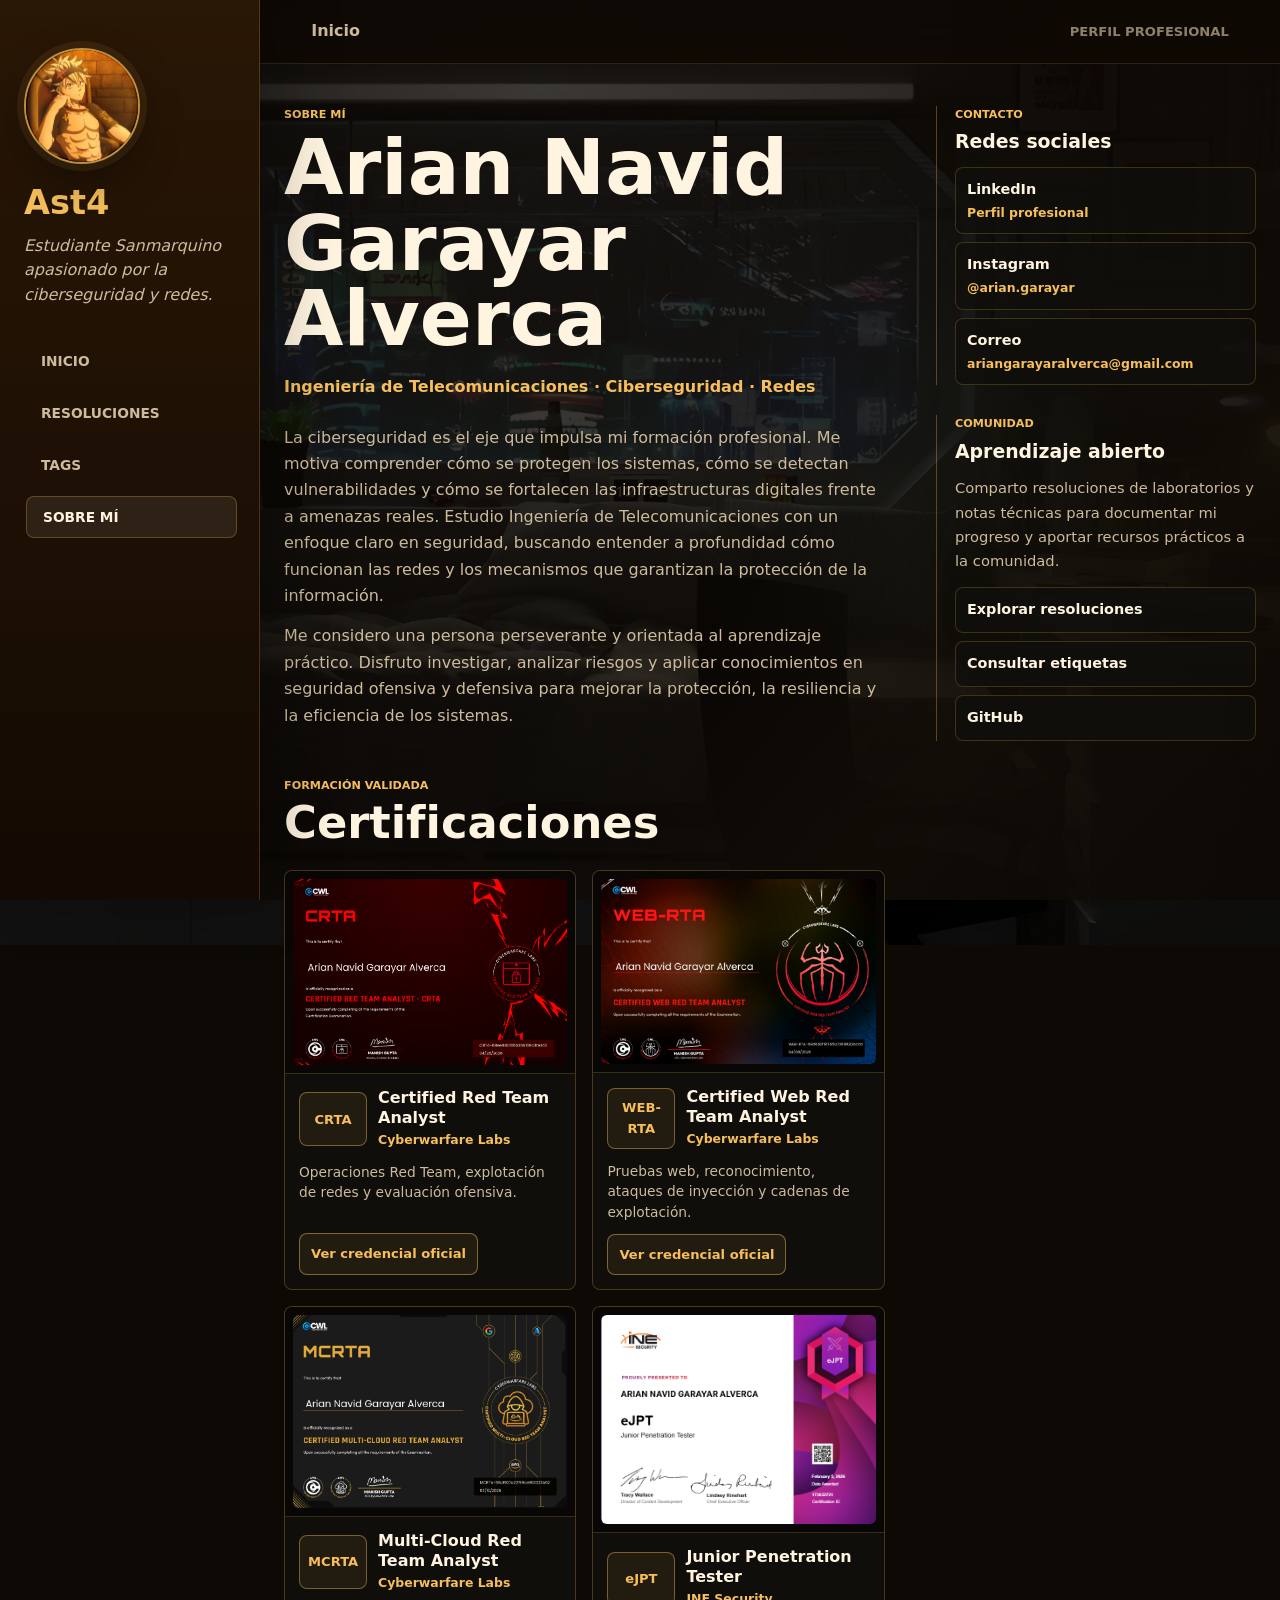
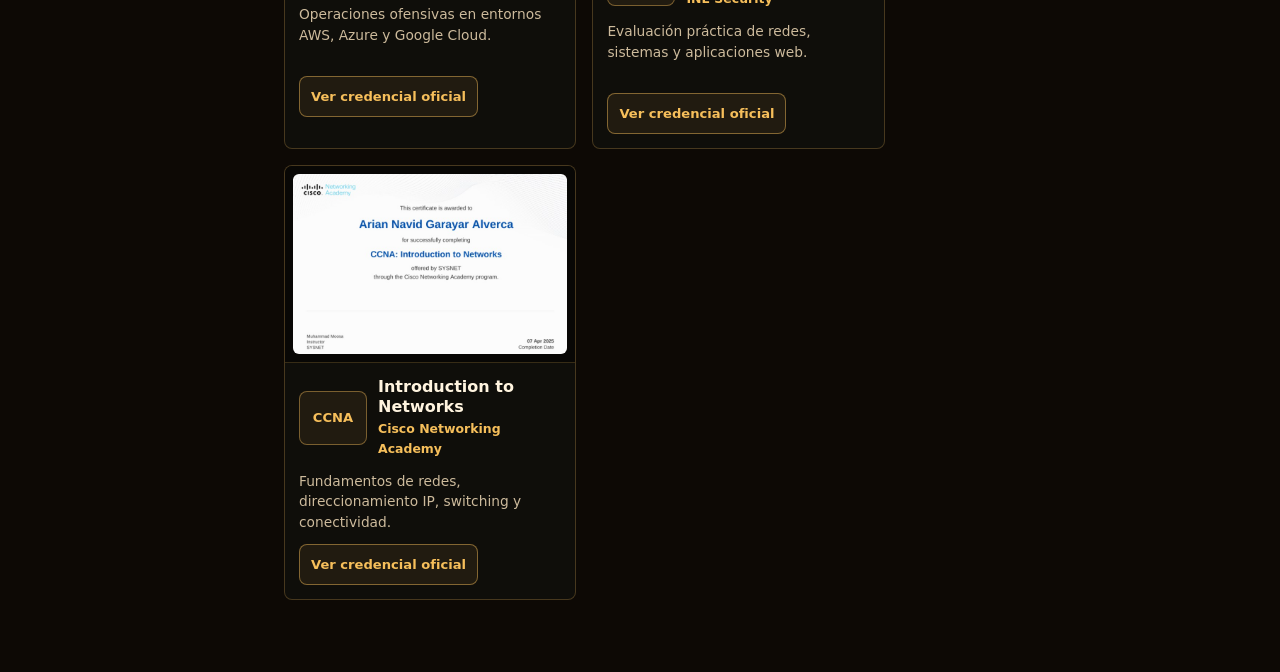
<file: sobre-mi.html>
<!doctype html>
<html lang="es">
  <head>
    <meta charset="utf-8">
    <meta name="viewport" content="width=device-width, initial-scale=1">
    <meta
      name="description"
      content="Perfil profesional, certificaciones y comunidad de Ast4."
    >
    <title>Ast4 | Sobre mí</title>
    <link rel="icon" type="image/jpeg" href="assets/avatar.jpg">
    <link rel="stylesheet" href="styles.css">
  </head>
  <body class="about-page">
    <aside class="site-sidebar" aria-label="Perfil de Ast4">
      <a class="avatar-link" href="index.html" aria-label="Ir al inicio">
        <img src="assets/avatar.jpg" alt="Avatar de Ast4">
      </a>

      <h1>Ast4</h1>
      <p class="sidebar-bio">
        Estudiante Sanmarquino apasionado por la ciberseguridad y redes.
      </p>

      <nav class="side-nav" aria-label="Navegación principal">
        <a href="index.html">Inicio</a>
        <a href="index.html#writeups">Resoluciones</a>
        <a href="tags.html">Tags</a>
        <a class="active" href="sobre-mi.html">Sobre mí</a>
      </nav>
    </aside>

    <div class="page-frame">
      <header class="topbar">
        <a href="index.html">Inicio</a>
        <span class="topbar-label">Perfil profesional</span>
      </header>

      <main class="about-layout">
        <div class="about-main">
          <section class="about-intro" aria-labelledby="aboutTitle">
            <p class="eyebrow">Sobre mí</p>
            <h2 id="aboutTitle">Arian Navid Garayar Alverca</h2>
            <p class="about-role">Ingeniería de Telecomunicaciones · Ciberseguridad · Redes</p>

            <div class="about-copy">
              <p>
                La ciberseguridad es el eje que impulsa mi formación profesional. Me motiva
                comprender cómo se protegen los sistemas, cómo se detectan vulnerabilidades
                y cómo se fortalecen las infraestructuras digitales frente a amenazas reales.
                Estudio Ingeniería de Telecomunicaciones con un enfoque claro en seguridad,
                buscando entender a profundidad cómo funcionan las redes y los mecanismos
                que garantizan la protección de la información.
              </p>
              <p>
                Me considero una persona perseverante y orientada al aprendizaje práctico.
                Disfruto investigar, analizar riesgos y aplicar conocimientos en seguridad
                ofensiva y defensiva para mejorar la protección, la resiliencia y la eficiencia
                de los sistemas.
              </p>
            </div>
          </section>

          <section class="about-section" aria-labelledby="certTitle">
            <p class="eyebrow">Formación validada</p>
            <h2 id="certTitle">Certificaciones</h2>

            <div class="cert-grid">
              <article class="cert-entry">
                <a class="cert-preview" href="https://labs.cyberwarfare.live/credential/achievement/69ee9801656268169c3fe343" target="_blank" rel="noreferrer" aria-label="Abrir credencial oficial CRTA">
                  <img src="assets/certifications/crta.png" alt="Certificado CRTA de Arian Navid Garayar Alverca">
                </a>
                <div class="cert-card">
                  <div class="cert-heading">
                    <span class="cert-mark">CRTA</span>
                    <span class="cert-body">
                      <strong>Certified Red Team Analyst</strong>
                      <small>Cyberwarfare Labs</small>
                    </span>
                  </div>
                  <p>Operaciones Red Team, explotación de redes y evaluación ofensiva.</p>
                  <a class="cert-credential" href="https://labs.cyberwarfare.live/credential/achievement/69ee9801656268169c3fe343" target="_blank" rel="noreferrer">Ver credencial oficial</a>
                </div>
              </article>

              <article class="cert-entry">
                <a class="cert-preview" href="https://labs.cyberwarfare.live/credential/achievement/69d660f6f365a7369820accb" target="_blank" rel="noreferrer" aria-label="Abrir credencial oficial WEB-RTA">
                  <img src="assets/certifications/web-rta.png" alt="Certificado WEB-RTA de Arian Navid Garayar Alverca">
                </a>
                <div class="cert-card">
                  <div class="cert-heading">
                    <span class="cert-mark">WEB-RTA</span>
                    <span class="cert-body">
                      <strong>Certified Web Red Team Analyst</strong>
                      <small>Cyberwarfare Labs</small>
                    </span>
                  </div>
                  <p>Pruebas web, reconocimiento, ataques de inyección y cadenas de explotación.</p>
                  <a class="cert-credential" href="https://labs.cyberwarfare.live/credential/achievement/69d660f6f365a7369820accb" target="_blank" rel="noreferrer">Ver credencial oficial</a>
                </div>
              </article>

              <article class="cert-entry">
                <a class="cert-preview" href="https://labs.cyberwarfare.live/credential/achievement/69af807a22199ce903323b62" target="_blank" rel="noreferrer" aria-label="Abrir credencial oficial MCRTA">
                  <img src="assets/certifications/mcrta.png" alt="Certificado MCRTA de Arian Navid Garayar Alverca">
                </a>
                <div class="cert-card">
                  <div class="cert-heading">
                    <span class="cert-mark">MCRTA</span>
                    <span class="cert-body">
                      <strong>Multi-Cloud Red Team Analyst</strong>
                      <small>Cyberwarfare Labs</small>
                    </span>
                  </div>
                  <p>Operaciones ofensivas en entornos AWS, Azure y Google Cloud.</p>
                  <a class="cert-credential" href="https://labs.cyberwarfare.live/credential/achievement/69af807a22199ce903323b62" target="_blank" rel="noreferrer">Ver credencial oficial</a>
                </div>
              </article>

              <article class="cert-entry">
                <a class="cert-preview" href="https://certs.ine.com/profile/ariannavidgarayaralverca259577/wallet" target="_blank" rel="noreferrer" aria-label="Abrir credencial oficial eJPT">
                  <img src="assets/certifications/ejpt.png" alt="Certificado eJPT de Arian Navid Garayar Alverca">
                </a>
                <div class="cert-card">
                  <div class="cert-heading">
                    <span class="cert-mark">eJPT</span>
                    <span class="cert-body">
                      <strong>Junior Penetration Tester</strong>
                      <small>INE Security</small>
                    </span>
                  </div>
                  <p>Evaluación práctica de redes, sistemas y aplicaciones web.</p>
                  <a class="cert-credential" href="https://certs.ine.com/profile/ariannavidgarayaralverca259577/wallet" target="_blank" rel="noreferrer">Ver credencial oficial</a>
                </div>
              </article>

              <article class="cert-entry">
                <a class="cert-preview" href="https://www.credly.com/badges/5a5647da-484e-45f4-8ec3-a848be402b11/linked_in_profile" target="_blank" rel="noreferrer" aria-label="Abrir credencial oficial CCNA Introduction to Networks">
                  <img src="assets/certifications/ccna-introduction-to-networks.png" alt="Certificado CCNA Introduction to Networks de Arian Navid Garayar Alverca">
                </a>
                <div class="cert-card">
                  <div class="cert-heading">
                    <span class="cert-mark">CCNA</span>
                    <span class="cert-body">
                      <strong>Introduction to Networks</strong>
                      <small>Cisco Networking Academy</small>
                    </span>
                  </div>
                  <p>Fundamentos de redes, direccionamiento IP, switching y conectividad.</p>
                  <a class="cert-credential" href="https://www.credly.com/badges/5a5647da-484e-45f4-8ec3-a848be402b11/linked_in_profile" target="_blank" rel="noreferrer">Ver credencial oficial</a>
                </div>
              </article>
            </div>
          </section>
        </div>

        <aside class="about-rail" aria-label="Redes sociales y comunidad">
          <section class="about-rail-block">
            <p class="eyebrow">Contacto</p>
            <h2>Redes sociales</h2>
            <div class="social-list">
              <a href="https://www.linkedin.com/in/arian-navid-garayar-alverca563aba2a7/?skipRedirect=true" target="_blank" rel="noreferrer">
                <strong>LinkedIn</strong>
                <span>Perfil profesional</span>
              </a>
              <a href="https://www.instagram.com/arian.garayar/" target="_blank" rel="noreferrer">
                <strong>Instagram</strong>
                <span>@arian.garayar</span>
              </a>
              <a href="mailto:ariangarayaralverca@gmail.com">
                <strong>Correo</strong>
                <span>ariangarayaralverca@gmail.com</span>
              </a>
            </div>
          </section>

          <section class="about-rail-block">
            <p class="eyebrow">Comunidad</p>
            <h2>Aprendizaje abierto</h2>
            <p>
              Comparto resoluciones de laboratorios y notas técnicas para documentar
              mi progreso y aportar recursos prácticos a la comunidad.
            </p>
            <div class="community-links">
              <a href="index.html#writeups">Explorar resoluciones</a>
              <a href="tags.html">Consultar etiquetas</a>
              <a href="https://github.com/ariangarayar" target="_blank" rel="noreferrer">GitHub</a>
            </div>
          </section>
        </aside>
      </main>
    </div>
  </body>
</html>
</file>
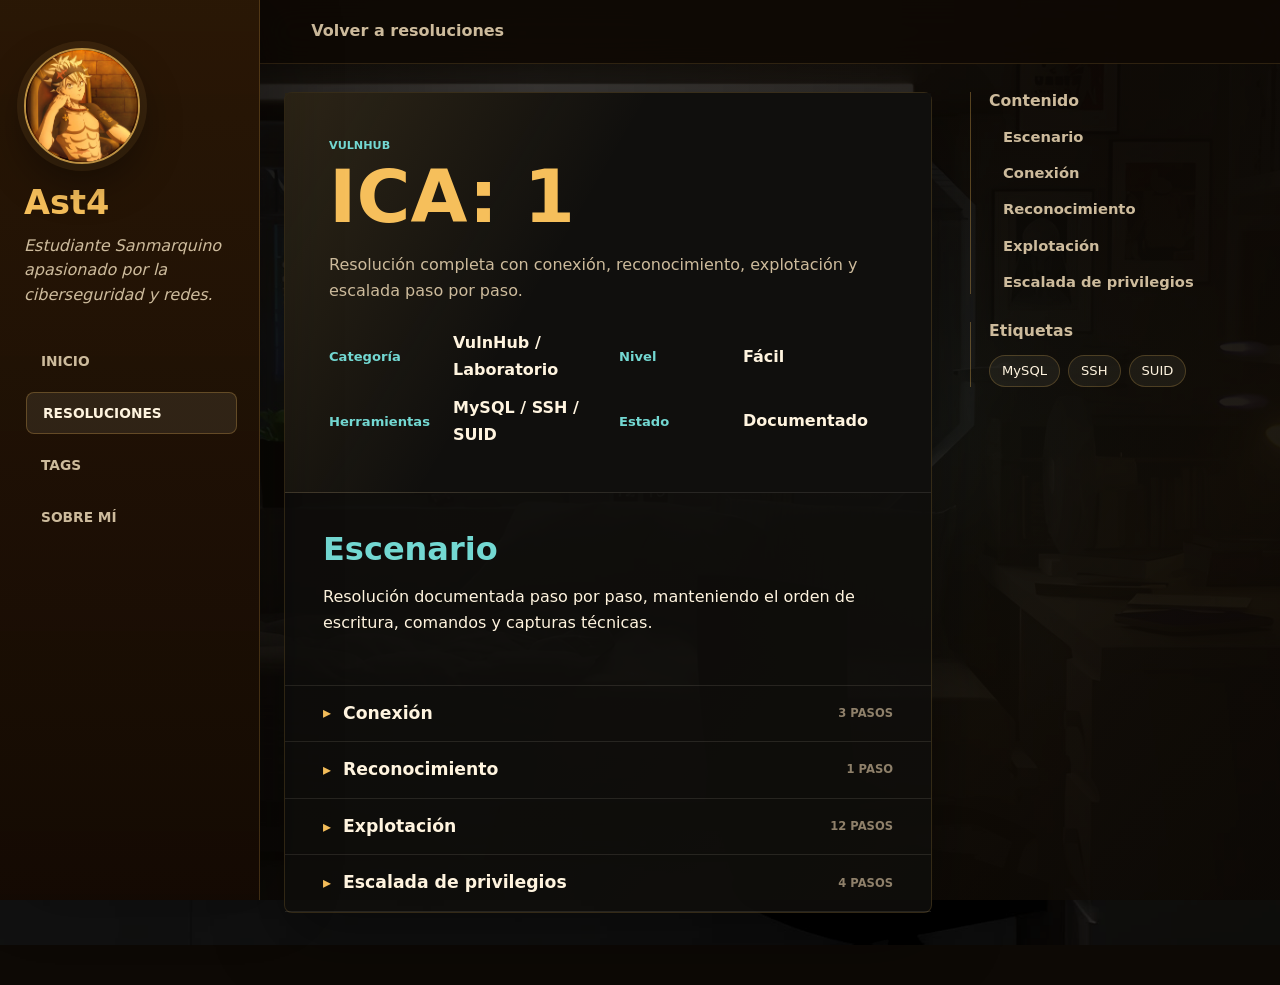
<file: writeup.html>
<!doctype html>
<html lang="es">
  <head>
    <meta charset="utf-8">
    <meta name="viewport" content="width=device-width, initial-scale=1">
    <meta name="description" content="Resolución ordenada de laboratorio para Ast4.">
    <title>Ast4 | Resolución</title>
    <link rel="icon" type="image/jpeg" href="assets/avatar.jpg">
    <link rel="stylesheet" href="styles.css">
  </head>
  <body class="blog-post">
    <aside class="site-sidebar" aria-label="Perfil de Ast4">
      <a class="avatar-link" href="index.html" aria-label="Ir al inicio">
        <img src="assets/avatar.jpg" alt="Avatar de Ast4">
      </a>

      <h1>Ast4</h1>
      <p class="sidebar-bio">
        Estudiante Sanmarquino apasionado por la ciberseguridad y redes.
      </p>

      <nav class="side-nav" aria-label="Navegación del writeup">
        <a href="index.html">Inicio</a>
        <a class="active" href="index.html#writeups">Resoluciones</a>
        <a href="tags.html">Tags</a>
        <a href="sobre-mi.html">Sobre mí</a>
      </nav>
    </aside>

    <div class="page-frame">
      <header class="topbar">
        <a href="index.html#writeups">Volver a resoluciones</a>
      </header>

      <main class="post-layout">
        <article class="article-shell">
          <header class="article-hero">
            <p class="eyebrow" id="writeupPlatform">Plataforma</p>
            <h1 id="writeupTitle">Resolución</h1>
            <p id="writeupSummary">
              Ruta ordenada para documentar reconocimiento, explotación y escalada.
            </p>

            <dl class="article-facts">
              <div>
                <dt>Categoría</dt>
                <dd id="writeupCategory">Máquina</dd>
              </div>
              <div>
                <dt>Nivel</dt>
                <dd id="writeupDifficulty">Fácil</dd>
              </div>
              <div>
                <dt>Herramientas</dt>
                <dd id="writeupFocus">Nmap</dd>
              </div>
              <div>
                <dt>Estado</dt>
                <dd>Documentado</dd>
              </div>
            </dl>
          </header>

          <section class="article-section" id="escenario">
            <h2>Escenario</h2>
            <p id="writeupScenario"></p>
          </section>

          <div class="solution-flow" id="solutionFlow"></div>
        </article>

        <aside class="right-rail contents-rail" aria-label="Contenido de la resolución">
          <section class="rail-block">
            <h2>Contenido</h2>
            <nav class="contents-nav" id="contentsNav"></nav>
          </section>

          <section class="rail-block" id="tags">
            <h2>Etiquetas</h2>
            <div class="tag-cloud" id="writeupTags"></div>
          </section>
        </aside>
      </main>
    </div>

    <script src="writeup-data.js"></script>
    <script src="writeup.js"></script>
  </body>
</html>
</file>
<file: styles.css>
:root {
  --bg: #0d0905;
  --bg-soft: #150f08;
  --surface: #14110d;
  --surface-2: #1e1710;
  --surface-3: #261d12;
  --line: rgba(246, 191, 91, 0.22);
  --line-soft: rgba(255, 243, 221, 0.1);
  --text: #fff4df;
  --muted: #cdbb9c;
  --faint: #8f806a;
  --gold: #f6bf5b;
  --gold-2: #d8872d;
  --cyan: #73d8d2;
  --violet: #9a65ff;
  --danger: #ff8978;
  --sidebar: 260px;
  --radius: 8px;
  --shadow: 0 24px 70px rgba(0, 0, 0, 0.36);
}

* {
  box-sizing: border-box;
}

html {
  scroll-behavior: smooth;
}

body {
  margin: 0;
  min-height: 100vh;
  color: var(--text);
  background: var(--bg);
  font-family: Inter, ui-sans-serif, system-ui, -apple-system, BlinkMacSystemFont, "Segoe UI", sans-serif;
  line-height: 1.65;
}

body::before,
body::after {
  position: fixed;
  inset: 0;
  z-index: -2;
  content: "";
  pointer-events: none;
}

body::before {
  inset: -5%;
  z-index: -3;
  background: url("assets/anime-bedroom-bg.jpg") center / cover no-repeat;
  filter: brightness(0.56) saturate(0.82);
  animation: bedroomSkyDrift 24s ease-in-out infinite alternate;
}

body::after {
  z-index: -1;
  background:
    linear-gradient(90deg, rgba(13, 9, 5, 0.92) 0, rgba(13, 9, 5, 0.65) 42%, rgba(13, 9, 5, 0.88) 100%),
    radial-gradient(circle at 54% 34%, rgba(115, 216, 210, 0.14), transparent 25%),
    linear-gradient(130deg, transparent 0 36%, rgba(246, 191, 91, 0.1) 46%, transparent 58% 100%);
  background-size: auto, 138% 138%, 170% 170%;
  animation: windowLightDrift 16s ease-in-out infinite alternate;
}

@keyframes bedroomSkyDrift {
  from {
    transform: scale(1.03) translate3d(-0.7%, -0.3%, 0);
  }

  to {
    transform: scale(1.08) translate3d(0.8%, 0.45%, 0);
  }
}

@keyframes windowLightDrift {
  from {
    background-position: 0 0, 42% 46%, 0% 0%;
  }

  to {
    background-position: 0 0, 58% 54%, 100% 82%;
  }
}

@media (prefers-reduced-motion: reduce) {
  *,
  *::before,
  *::after {
    scroll-behavior: auto !important;
    animation-duration: 0.01ms !important;
    animation-iteration-count: 1 !important;
  }
}

a {
  color: inherit;
  text-decoration: none;
}

button,
input {
  font: inherit;
}

button {
  cursor: pointer;
}

img {
  display: block;
  max-width: 100%;
}

h1,
h2,
h3,
p,
dd {
  overflow-wrap: anywhere;
}

.site-sidebar {
  position: fixed;
  inset: 0 auto 0 0;
  z-index: 30;
  width: var(--sidebar);
  padding: 38px 24px;
  border-right: 1px solid rgba(246, 191, 91, 0.2);
  background:
    linear-gradient(180deg, rgba(55, 30, 6, 0.68), rgba(20, 10, 3, 0.96)),
    rgba(13, 9, 5, 0.95);
  box-shadow: 20px 0 60px rgba(0, 0, 0, 0.22);
}

.avatar-link {
  position: relative;
  display: block;
  width: 116px;
  border-radius: 50%;
  isolation: isolate;
  margin: 10px 0 22px;
}

.avatar-link::before,
.avatar-link::after {
  position: absolute;
  content: "";
  pointer-events: none;
}

.avatar-link::before {
  inset: 3px;
  z-index: 2;
  border-radius: 50%;
  background: radial-gradient(circle, rgba(255, 235, 166, 0.08) 18%, rgba(246, 191, 91, 0.34) 63%, transparent 76%);
  mix-blend-mode: screen;
  opacity: 0.64;
  animation: avatarLightningGlow 4.6s ease-in-out infinite alternate;
}

.avatar-link::after {
  inset: 4px;
  z-index: 3;
  border-radius: 50%;
  background: url("assets/avatar-lightning.gif") center / 132% 132% no-repeat;
  filter: sepia(1) saturate(3.6) hue-rotate(348deg) brightness(1.38) drop-shadow(0 0 5px rgba(246, 191, 91, 0.9));
  mix-blend-mode: screen;
  opacity: 0.92;
  mask-image: radial-gradient(circle, #000 0 67%, transparent 73%);
  animation: avatarLightningDrift 5.4s ease-in-out infinite alternate;
}

.avatar-link img {
  position: relative;
  z-index: 1;
  width: 116px;
  height: 116px;
  border: 2px solid rgba(246, 191, 91, 0.72);
  border-radius: 50%;
  object-fit: cover;
  box-shadow: 0 0 0 7px rgba(246, 191, 91, 0.08), 0 18px 42px rgba(0, 0, 0, 0.38);
}

@keyframes avatarLightningGlow {
  from {
    transform: scale(0.96);
    opacity: 0.38;
  }

  to {
    transform: scale(1.04);
    opacity: 0.72;
  }
}

@keyframes avatarLightningDrift {
  from {
    transform: rotate(-8deg) scale(1.08);
  }

  to {
    transform: rotate(10deg) scale(1.18);
  }
}

.site-sidebar h1 {
  margin: 0;
  color: var(--gold);
  font-size: 2.1rem;
  line-height: 1;
  letter-spacing: 0;
}

.sidebar-bio {
  margin: 14px 0 32px;
  color: var(--muted);
  font-style: italic;
  line-height: 1.55;
}

.side-nav {
  display: grid;
  gap: 10px;
}

.side-nav a {
  display: flex;
  align-items: center;
  min-height: 42px;
  padding: 0 16px;
  border: 1px solid transparent;
  border-radius: var(--radius);
  color: var(--muted);
  font-size: 0.86rem;
  font-weight: 900;
  letter-spacing: 0;
  text-transform: uppercase;
  transition: background 160ms ease, border-color 160ms ease, color 160ms ease, transform 160ms ease;
}

.side-nav a:hover,
.side-nav a:focus-visible,
.side-nav a.active {
  border-color: rgba(246, 191, 91, 0.26);
  color: var(--text);
  background: rgba(255, 244, 223, 0.08);
  transform: translateX(2px);
}

.page-frame {
  min-height: 100vh;
  margin-left: var(--sidebar);
}

.topbar {
  position: sticky;
  top: 0;
  z-index: 20;
  display: flex;
  align-items: center;
  justify-content: space-between;
  gap: 18px;
  min-height: 64px;
  padding: 12px clamp(24px, 4vw, 64px);
  border-bottom: 1px solid rgba(246, 191, 91, 0.14);
  background: rgba(15, 9, 4, 0.84);
  backdrop-filter: blur(16px);
}

.topbar > a {
  color: var(--muted);
  font-weight: 800;
}

.topbar > a:hover,
.topbar > a:focus-visible {
  color: var(--gold);
}

.topbar-label {
  color: var(--faint);
  font-size: 0.82rem;
  font-weight: 900;
  text-transform: uppercase;
}

.topbar-action {
  min-height: 36px;
  padding: 6px 12px;
  border: 1px solid rgba(246, 191, 91, 0.32);
  border-radius: var(--radius);
}

.top-search {
  display: flex;
  align-items: center;
  width: min(100%, 380px);
}

.top-search span {
  position: absolute;
  width: 1px;
  height: 1px;
  overflow: hidden;
  clip: rect(0 0 0 0);
}

.top-search input {
  width: 100%;
  min-height: 38px;
  padding: 0 14px;
  border: 1px solid rgba(246, 191, 91, 0.22);
  border-radius: 999px;
  outline: 0;
  color: var(--text);
  background: rgba(255, 244, 223, 0.08);
}

.top-search input:focus {
  border-color: var(--gold);
  box-shadow: 0 0 0 3px rgba(246, 191, 91, 0.12);
}

.blog-layout,
.post-layout {
  display: grid;
  grid-template-columns: minmax(0, 900px) minmax(238px, 286px);
  gap: clamp(24px, 4vw, 38px);
  align-items: start;
  width: min(1230px, calc(100% - 48px));
  margin: 0 auto;
  padding: 28px 0 72px;
}

.feed-column,
.article-shell {
  min-width: 0;
}

.feed-intro {
  margin-bottom: 16px;
  padding: 0 2px;
}

.eyebrow {
  margin: 0 0 6px;
  color: var(--cyan);
  font-size: 0.7rem;
  font-weight: 900;
  letter-spacing: 0;
  text-transform: uppercase;
}

.feed-intro h2 {
  max-width: 30ch;
  margin: 0;
  color: var(--text);
  font-size: clamp(1.45rem, 2.4vw, 2.25rem);
  line-height: 1.14;
  letter-spacing: 0;
  text-wrap: balance;
}

.feed-intro p {
  max-width: 60ch;
  margin: 8px 0 0;
  color: var(--muted);
  font-size: 0.94rem;
}

.filter-row {
  display: flex;
  flex-wrap: wrap;
  gap: 8px;
  margin-bottom: 18px;
}

.filter-btn,
.tag-cloud button,
.tag-cloud span {
  min-height: 34px;
  padding: 0 12px;
  border: 1px solid rgba(246, 191, 91, 0.22);
  border-radius: 999px;
  color: var(--muted);
  background: rgba(255, 244, 223, 0.06);
}

.filter-btn:hover,
.filter-btn:focus-visible,
.filter-btn.active,
.tag-cloud button:hover,
.tag-cloud button:focus-visible {
  border-color: var(--gold);
  color: var(--text);
  background: rgba(246, 191, 91, 0.13);
}

.post-feed {
  display: grid;
  gap: 16px;
}

.feed-card {
  overflow: hidden;
  border: 1px solid rgba(246, 191, 91, 0.35);
  border-radius: var(--radius);
  background:
    linear-gradient(105deg, rgba(255, 244, 223, 0.075), transparent 46%),
    rgba(20, 17, 13, 0.92);
  box-shadow: 0 0 0 1px rgba(154, 101, 255, 0.05), 0 18px 54px rgba(0, 0, 0, 0.28);
  transition: border-color 160ms ease, transform 160ms ease, box-shadow 160ms ease;
}

.feed-card:hover,
.feed-card:focus-within {
  border-color: var(--gold);
  transform: translateY(-2px);
  box-shadow: 0 0 0 1px rgba(246, 191, 91, 0.18), 0 22px 68px rgba(0, 0, 0, 0.36);
}

.feed-link {
  display: grid;
  grid-template-columns: minmax(0, 1.25fr) minmax(178px, 0.56fr);
  min-height: 152px;
}

.feed-copy {
  min-width: 0;
  padding: clamp(17px, 2.4vw, 23px);
}

.post-meta {
  display: flex;
  flex-wrap: wrap;
  gap: 8px 14px;
  align-items: center;
  color: var(--faint);
  font-size: 0.84rem;
}

.post-meta > span:not(.difficulty-pill) {
  color: var(--muted);
}

.feed-copy h3 {
  margin: 12px 0 7px;
  color: var(--text);
  font-size: clamp(1.25rem, 2.4vw, 1.62rem);
  line-height: 1.1;
  letter-spacing: 0;
}

.feed-copy p {
  display: -webkit-box;
  max-width: 58ch;
  margin: 0;
  overflow: hidden;
  color: var(--muted);
  -webkit-box-orient: vertical;
  -webkit-line-clamp: 3;
}

.tag-row,
.tag-cloud {
  display: flex;
  flex-wrap: wrap;
  gap: 8px;
}

.tag-row {
  margin-top: 13px;
}

.tag-row span {
  padding: 4px 9px;
  border: 1px solid rgba(115, 216, 210, 0.2);
  border-radius: 999px;
  color: var(--cyan);
  font-size: 0.8rem;
  font-weight: 800;
}

.feed-thumb {
  min-width: 0;
  min-height: 152px;
  margin: 0;
  border-left: 1px solid rgba(246, 191, 91, 0.16);
  background: linear-gradient(145deg, #17140e, #2a1b0c 72%, #0f1513);
}

.feed-thumb img {
  width: 100%;
  height: 100%;
  min-height: 152px;
  object-fit: cover;
  object-position: center;
  filter: saturate(0.95) contrast(1.04);
}

.right-rail {
  position: sticky;
  top: 86px;
  display: grid;
  gap: 28px;
  min-width: 0;
}

.gif-rail {
  display: block;
  overflow: hidden;
  border: 1px solid rgba(246, 191, 91, 0.3);
  border-radius: var(--radius);
  background: rgba(8, 9, 12, 0.9);
  box-shadow: var(--shadow);
}

.gif-rail img {
  width: 100%;
  aspect-ratio: 16 / 9;
  object-fit: cover;
}

.gif-rail span {
  display: block;
  padding: 10px 12px;
  color: var(--gold);
  font-size: 0.82rem;
  font-weight: 900;
}

.rail-block {
  padding-left: 18px;
  border-left: 1px solid rgba(246, 191, 91, 0.32);
}

.rail-block h2 {
  margin: 0 0 14px;
  color: var(--muted);
  font-size: 0.98rem;
  line-height: 1.2;
}

.rail-block p {
  margin: 0;
  color: var(--muted);
  font-size: 0.92rem;
}

.rail-list {
  display: grid;
  gap: 9px;
}

.rail-list a,
.contents-nav a,
.text-link {
  color: var(--muted);
  font-size: 0.92rem;
  font-weight: 800;
}

.rail-list a:hover,
.rail-list a:focus-visible,
.contents-nav a:hover,
.contents-nav a:focus-visible,
.text-link:hover,
.text-link:focus-visible {
  color: var(--gold);
}

.text-link {
  display: inline-flex;
  margin-top: 12px;
}

.tag-cloud button,
.tag-cloud span {
  display: inline-flex;
  align-items: center;
  min-height: 32px;
  color: var(--text);
  font-size: 0.82rem;
}

.empty-state {
  min-height: 140px;
  padding: 24px;
  border: 1px dashed rgba(246, 191, 91, 0.3);
  border-radius: var(--radius);
  color: var(--muted);
  background: rgba(255, 244, 223, 0.04);
}

.difficulty-pill {
  display: inline-flex;
  align-items: center;
  min-height: 26px;
  padding: 2px 9px;
  border: 1px solid rgba(246, 191, 91, 0.28);
  border-radius: 999px;
  color: var(--gold);
  font-size: 0.76rem;
  font-weight: 900;
}

[data-difficulty="Muy Fácil"] {
  border-color: rgba(115, 216, 210, 0.34);
  color: var(--cyan);
}

[data-difficulty="Fácil"] {
  border-color: rgba(166, 222, 116, 0.34);
  color: #a6de74;
}

[data-difficulty="Medio"] {
  border-color: rgba(246, 191, 91, 0.42);
  color: var(--gold);
}

[data-difficulty="Difícil"] {
  border-color: rgba(255, 137, 120, 0.46);
  color: var(--danger);
}

.post-layout {
  grid-template-columns: minmax(0, 862px) minmax(240px, 286px);
}

.article-shell {
  display: grid;
  gap: 0;
  border: 1px solid rgba(246, 191, 91, 0.16);
  border-radius: var(--radius);
  background: rgba(15, 14, 12, 0.88);
  box-shadow: var(--shadow);
}

.article-hero {
  padding: clamp(28px, 5vw, 44px);
  border-bottom: 1px solid var(--line-soft);
  background:
    linear-gradient(120deg, rgba(246, 191, 91, 0.13), transparent 42%),
    rgba(17, 16, 14, 0.92);
}

.article-hero h1 {
  max-width: 12ch;
  margin: 0;
  color: var(--gold);
  font-size: clamp(2.65rem, 6vw, 4.6rem);
  line-height: 0.98;
  letter-spacing: 0;
  text-wrap: balance;
}

.article-hero > p:not(.eyebrow) {
  max-width: 70ch;
  margin: 18px 0 0;
  color: var(--muted);
}

.article-facts {
  display: grid;
  grid-template-columns: repeat(2, minmax(0, 1fr));
  gap: 12px 22px;
  margin: 26px 0 0;
}

.article-facts div {
  display: grid;
  grid-template-columns: 112px minmax(0, 1fr);
  gap: 12px;
  align-items: center;
  min-width: 0;
}

.article-facts dt {
  color: var(--cyan);
  font-size: 0.82rem;
  font-weight: 900;
}

.article-facts dd {
  margin: 0;
  color: var(--text);
  font-weight: 800;
}

.article-section {
  padding: clamp(24px, 4vw, 38px);
  border-bottom: 1px solid var(--line-soft);
  scroll-margin-top: 86px;
}

.article-section:last-child {
  border-bottom: 0;
}

.article-section h2 {
  margin: 0 0 16px;
  color: var(--cyan);
  font-size: clamp(1.45rem, 3vw, 2rem);
  line-height: 1.15;
}

.article-section p {
  max-width: 76ch;
  margin: 0 0 10px;
  color: var(--text);
}

.solution-section {
  border-bottom: 1px solid var(--line-soft);
  scroll-margin-top: 86px;
}

.solution-section > summary {
  display: flex;
  align-items: center;
  gap: 12px;
  padding: 17px clamp(20px, 4vw, 38px);
  color: var(--text);
  cursor: pointer;
  list-style: none;
  transition: color 160ms ease, background 160ms ease;
}

.solution-section > summary::-webkit-details-marker {
  display: none;
}

.solution-section > summary::before {
  content: "▸";
  color: var(--gold);
  font-size: 1rem;
  line-height: 1;
  transition: transform 160ms ease;
}

.solution-section[open] > summary::before {
  transform: rotate(90deg);
}

.solution-section > summary:hover,
.solution-section > summary:focus-visible,
.solution-section[open] > summary {
  color: var(--gold);
  background: rgba(246, 191, 91, 0.045);
}

.solution-section > summary h2 {
  margin: 0;
  color: inherit;
  font-size: 1.08rem;
  line-height: 1.25;
}

.section-count {
  margin-left: auto;
  color: var(--faint);
  font-size: 0.72rem;
  font-weight: 900;
  text-transform: uppercase;
}

.solution-section-body {
  padding: 2px clamp(20px, 4vw, 38px) 24px;
}

.section-intro {
  margin-bottom: 18px;
}

.notion-steps {
  display: grid;
  gap: 13px;
}

.notion-step {
  padding: clamp(14px, 2vw, 18px);
  border: 1px solid rgba(246, 191, 91, 0.14);
  border-radius: var(--radius);
  background:
    linear-gradient(105deg, rgba(246, 191, 91, 0.055), transparent 48%),
    rgba(255, 244, 223, 0.035);
}

.notion-step h3 {
  display: flex;
  align-items: flex-start;
  gap: 12px;
  margin: 0 0 14px;
  color: var(--text);
  font-size: clamp(1rem, 2vw, 1.18rem);
  line-height: 1.45;
}

.notion-step h3 span {
  display: grid;
  place-items: center;
  flex: 0 0 auto;
  width: 34px;
  height: 34px;
  border: 1px solid rgba(246, 191, 91, 0.28);
  border-radius: var(--radius);
  color: var(--gold);
  background: rgba(246, 191, 91, 0.1);
  font-size: 0.8rem;
  font-weight: 900;
}

.notion-step-body {
  display: grid;
  gap: 10px;
  min-width: 0;
}

.notion-step-body p {
  margin: 0;
  color: var(--text);
}

.notion-code {
  max-width: 100%;
  margin: 2px 0;
  padding: 14px;
  overflow-x: auto;
  border: 1px solid rgba(246, 191, 91, 0.18);
  border-radius: var(--radius);
  background: #070604;
}

.notion-code code {
  color: var(--gold);
  font-family: "Cascadia Code", "Fira Code", Consolas, monospace;
  font-size: 0.88rem;
  line-height: 1.55;
  white-space: pre;
}

.section-title {
  display: flex;
  align-items: center;
  gap: 14px;
  margin-bottom: 14px;
}

.section-title span {
  display: grid;
  place-items: center;
  flex: 0 0 auto;
  width: 42px;
  height: 42px;
  border: 1px solid rgba(246, 191, 91, 0.28);
  border-radius: var(--radius);
  color: var(--gold);
  background: rgba(246, 191, 91, 0.1);
  font-weight: 900;
}

.section-title h2 {
  margin: 0;
}

.solution-step pre {
  max-width: 100%;
  margin: 18px 0 0;
  padding: 16px;
  overflow-x: auto;
  border: 1px solid rgba(246, 191, 91, 0.17);
  border-radius: var(--radius);
  background: #070604;
}

.solution-step code {
  color: #fff4df;
  font-family: "Cascadia Code", "Fira Code", Consolas, monospace;
  font-size: 0.88rem;
  line-height: 1.55;
  white-space: pre;
}

.article-image {
  margin: 22px 0 0;
  overflow: hidden;
  border: 1px solid rgba(246, 191, 91, 0.16);
  border-radius: var(--radius);
  background: #090806;
}

.article-image img {
  width: 100%;
  max-height: 520px;
  object-fit: contain;
  background: #070604;
}

.article-image figcaption {
  padding: 10px 14px;
  border-top: 1px solid rgba(255, 244, 223, 0.08);
  color: var(--faint);
  font-size: 0.86rem;
}

.contents-rail {
  top: 86px;
}

.contents-nav {
  display: grid;
  gap: 12px;
}

.contents-nav a {
  display: block;
  padding-left: 12px;
  border-left: 2px solid transparent;
}

.contents-nav a:hover,
.contents-nav a:focus-visible {
  border-left-color: var(--gold);
}

.tags-layout {
  display: grid;
  grid-template-columns: minmax(0, 1fr) minmax(300px, 430px);
  gap: clamp(24px, 4vw, 44px);
  align-items: start;
  width: min(1180px, calc(100% - 48px));
  margin: 0 auto;
  padding: 38px 0 72px;
}

.tag-directory {
  min-width: 0;
  padding: 10px 0 0;
}

.tag-directory h2 {
  margin: 0;
  color: var(--text);
  font-size: clamp(2.1rem, 5vw, 4rem);
  line-height: 1;
}

.tag-directory > p:not(.eyebrow, .tag-empty) {
  max-width: 58ch;
  margin: 18px 0 0;
  color: var(--muted);
}

.tag-directory-grid {
  display: grid;
  grid-template-columns: repeat(auto-fill, minmax(158px, 1fr));
  gap: 10px;
  margin-top: 30px;
}

.tag-directory-link {
  display: grid;
  gap: 3px;
  min-height: 76px;
  padding: 14px;
  border: 1px solid rgba(246, 191, 91, 0.26);
  border-radius: var(--radius);
  background: rgba(17, 15, 12, 0.88);
  transition: border-color 160ms ease, background 160ms ease, transform 160ms ease;
}

.tag-directory-link:hover,
.tag-directory-link:focus-visible {
  border-color: var(--gold);
  background: rgba(246, 191, 91, 0.12);
  transform: translateY(-2px);
}

.tag-directory-link span {
  color: var(--text);
  font-weight: 900;
}

.tag-directory-link small {
  color: var(--cyan);
  font-size: 0.76rem;
  font-weight: 800;
}

.tag-empty {
  margin-top: 18px;
}

.tags-visual {
  position: sticky;
  top: 86px;
  overflow: hidden;
  border: 1px solid rgba(246, 191, 91, 0.3);
  border-radius: var(--radius);
  background: rgba(8, 9, 12, 0.9);
  box-shadow: var(--shadow);
}

.tags-visual a {
  display: block;
}

.tags-visual img {
  width: 100%;
  aspect-ratio: 16 / 9;
  object-fit: cover;
}

.about-layout {
  display: grid;
  grid-template-columns: minmax(0, 1fr) minmax(260px, 320px);
  gap: clamp(28px, 4vw, 52px);
  align-items: start;
  width: min(1180px, calc(100% - 48px));
  margin: 0 auto;
  padding: 42px 0 72px;
}

.about-main {
  display: grid;
  gap: 48px;
  min-width: 0;
}

.about-intro h2,
.about-section h2 {
  margin: 0;
  color: var(--text);
  letter-spacing: 0;
}

.about-intro h2 {
  max-width: 14ch;
  font-size: clamp(2.25rem, 6vw, 4.8rem);
  line-height: 0.98;
}

.about-section h2 {
  font-size: clamp(1.85rem, 4vw, 2.8rem);
  line-height: 1;
}

.about-role {
  max-width: 58ch;
  margin: 18px 0 0;
  color: var(--cyan);
  font-weight: 900;
}

.about-page .eyebrow,
.about-page .about-role,
.about-page .social-list span {
  color: var(--gold);
}

.about-copy {
  display: grid;
  gap: 14px;
  max-width: 78ch;
  margin-top: 24px;
}

.about-copy p {
  margin: 0;
  color: var(--muted);
}

.cert-grid {
  display: grid;
  grid-template-columns: repeat(auto-fit, minmax(min(100%, 290px), 1fr));
  gap: 16px;
  margin-top: 24px;
}

.cert-entry {
  overflow: hidden;
  border: 1px solid rgba(246, 191, 91, 0.24);
  border-radius: var(--radius);
  background: rgba(17, 15, 12, 0.88);
  transition: border-color 160ms ease, background 160ms ease, transform 160ms ease;
}

.cert-entry:hover {
  border-color: rgba(246, 191, 91, 0.64);
  background: rgba(17, 15, 12, 0.96);
  transform: translateY(-3px);
}

.cert-preview {
  display: grid;
  place-items: center;
  aspect-ratio: 16 / 10;
  padding: 8px;
  border-bottom: 1px solid rgba(246, 191, 91, 0.2);
  background: #080705;
}

.cert-preview img {
  display: block;
  width: 100%;
  height: 100%;
  border-radius: calc(var(--radius) - 2px);
  object-fit: contain;
}

.cert-card {
  display: grid;
  gap: 11px;
  min-width: 0;
  padding: 14px;
}

.cert-heading {
  display: grid;
  grid-template-columns: 68px minmax(0, 1fr);
  gap: 11px;
  align-items: center;
}

.cert-mark {
  display: grid;
  place-items: center;
  min-height: 54px;
  padding: 8px;
  border: 1px solid rgba(246, 191, 91, 0.42);
  border-radius: var(--radius);
  color: var(--gold);
  background: rgba(246, 191, 91, 0.08);
  font-size: 0.82rem;
  font-weight: 900;
  text-align: center;
}

.cert-body {
  display: grid;
  gap: 2px;
  min-width: 0;
}

.cert-body strong {
  color: var(--text);
  line-height: 1.25;
}

.cert-body small {
  color: var(--gold);
  font-size: 0.78rem;
  font-weight: 900;
}

.cert-card p {
  min-height: 4.4em;
  margin: 0;
  color: var(--muted);
  font-size: 0.86rem;
  line-height: 1.5;
}

.cert-credential {
  display: inline-flex;
  justify-self: start;
  padding: 9px 11px;
  border: 1px solid rgba(246, 191, 91, 0.46);
  border-radius: var(--radius);
  color: var(--gold);
  background: rgba(246, 191, 91, 0.08);
  font-size: 0.82rem;
  font-weight: 900;
  transition: border-color 160ms ease, background 160ms ease;
}

.cert-credential:hover,
.cert-credential:focus-visible {
  border-color: var(--gold);
  background: rgba(246, 191, 91, 0.16);
}

.about-rail {
  position: sticky;
  top: 86px;
  display: grid;
  gap: 30px;
}

.about-rail-block {
  padding-left: 18px;
  border-left: 1px solid rgba(246, 191, 91, 0.32);
}

.about-rail-block h2 {
  margin: 0 0 14px;
  color: var(--text);
  font-size: 1.18rem;
  line-height: 1.2;
}

.about-rail-block p:not(.eyebrow) {
  margin: 0;
  color: var(--muted);
  font-size: 0.92rem;
}

.social-list,
.community-links {
  display: grid;
  gap: 8px;
}

.social-list a,
.community-links a {
  display: grid;
  gap: 1px;
  padding: 10px 11px;
  border: 1px solid rgba(246, 191, 91, 0.2);
  border-radius: var(--radius);
  background: rgba(17, 15, 12, 0.82);
  transition: border-color 160ms ease, background 160ms ease;
}

.social-list a:hover,
.social-list a:focus-visible,
.community-links a:hover,
.community-links a:focus-visible {
  border-color: var(--gold);
  background: rgba(246, 191, 91, 0.1);
}

.social-list strong,
.community-links a {
  color: var(--text);
  font-size: 0.9rem;
  font-weight: 900;
}

.social-list span {
  overflow-wrap: anywhere;
  color: var(--cyan);
  font-size: 0.78rem;
  font-weight: 800;
}

.community-links {
  margin-top: 14px;
}

@media (max-width: 1120px) {
  .blog-layout,
  .post-layout,
  .tags-layout,
  .about-layout {
    grid-template-columns: minmax(0, 1fr);
  }

  .right-rail {
    position: static;
    grid-template-columns: repeat(2, minmax(0, 1fr));
  }

  .tags-visual {
    position: static;
    max-width: 620px;
  }

  .about-rail {
    position: static;
    grid-template-columns: repeat(2, minmax(0, 1fr));
  }

  .source-block,
  .contents-rail .rail-block:first-child {
    grid-column: 1 / -1;
  }
}

@media (max-width: 900px) {
  .site-sidebar {
    position: static;
    width: auto;
    padding: 24px;
    border-right: 0;
    border-bottom: 1px solid rgba(246, 191, 91, 0.2);
  }

  .avatar-link {
    width: 88px;
    margin: 0 0 14px;
  }

  .avatar-link img {
    width: 88px;
    height: 88px;
  }

  .sidebar-bio {
    margin-bottom: 18px;
  }

  .side-nav {
    display: flex;
    flex-wrap: wrap;
    gap: 8px;
    overflow-x: visible;
    padding-bottom: 4px;
  }

  .side-nav a {
    flex: 0 0 auto;
    min-height: 38px;
  }

  .page-frame {
    margin-left: 0;
  }

  .topbar {
    position: static;
    flex-wrap: wrap;
    padding: 14px 18px;
  }

  .top-search {
    width: 100%;
  }

  .blog-layout,
  .post-layout,
  .tags-layout,
  .about-layout {
    width: min(100% - 28px, 1230px);
    padding-top: 26px;
  }

  .feed-link {
    grid-template-columns: 1fr;
  }

  .feed-thumb {
    min-height: auto;
    border-top: 1px solid rgba(246, 191, 91, 0.16);
    border-left: 0;
  }

  .feed-thumb img {
    height: auto;
    max-height: 360px;
    object-fit: cover;
  }

  .article-facts {
    grid-template-columns: 1fr;
  }
}

@media (max-width: 620px) {
  body {
    line-height: 1.58;
  }

  .site-sidebar,
  .article-hero,
  .article-section,
  .feed-copy {
    padding: 18px;
  }

  .solution-section > summary {
    padding: 15px 18px;
  }

  .solution-section-body {
    padding: 2px 18px 18px;
  }

  .site-sidebar h1 {
    font-size: 1.75rem;
  }

  .feed-intro h2 {
    font-size: 1.55rem;
  }

  .feed-copy h3 {
    font-size: 1.45rem;
  }

  .right-rail {
    grid-template-columns: 1fr;
  }

  .tag-directory-grid {
    grid-template-columns: repeat(2, minmax(0, 1fr));
  }

  .cert-grid {
    grid-template-columns: 1fr;
  }

  .cert-card {
    padding: 12px;
  }

  .cert-card p {
    min-height: 0;
  }

  .about-rail {
    grid-template-columns: 1fr;
  }

  .article-shell,
  .feed-card {
    border-radius: 6px;
  }

  .article-hero h1 {
    font-size: 3rem;
  }

  .article-facts div {
    grid-template-columns: 1fr;
    gap: 2px;
  }

  .section-title {
    align-items: flex-start;
  }

  .solution-step code {
    font-size: 0.8rem;
  }
}
</file>
